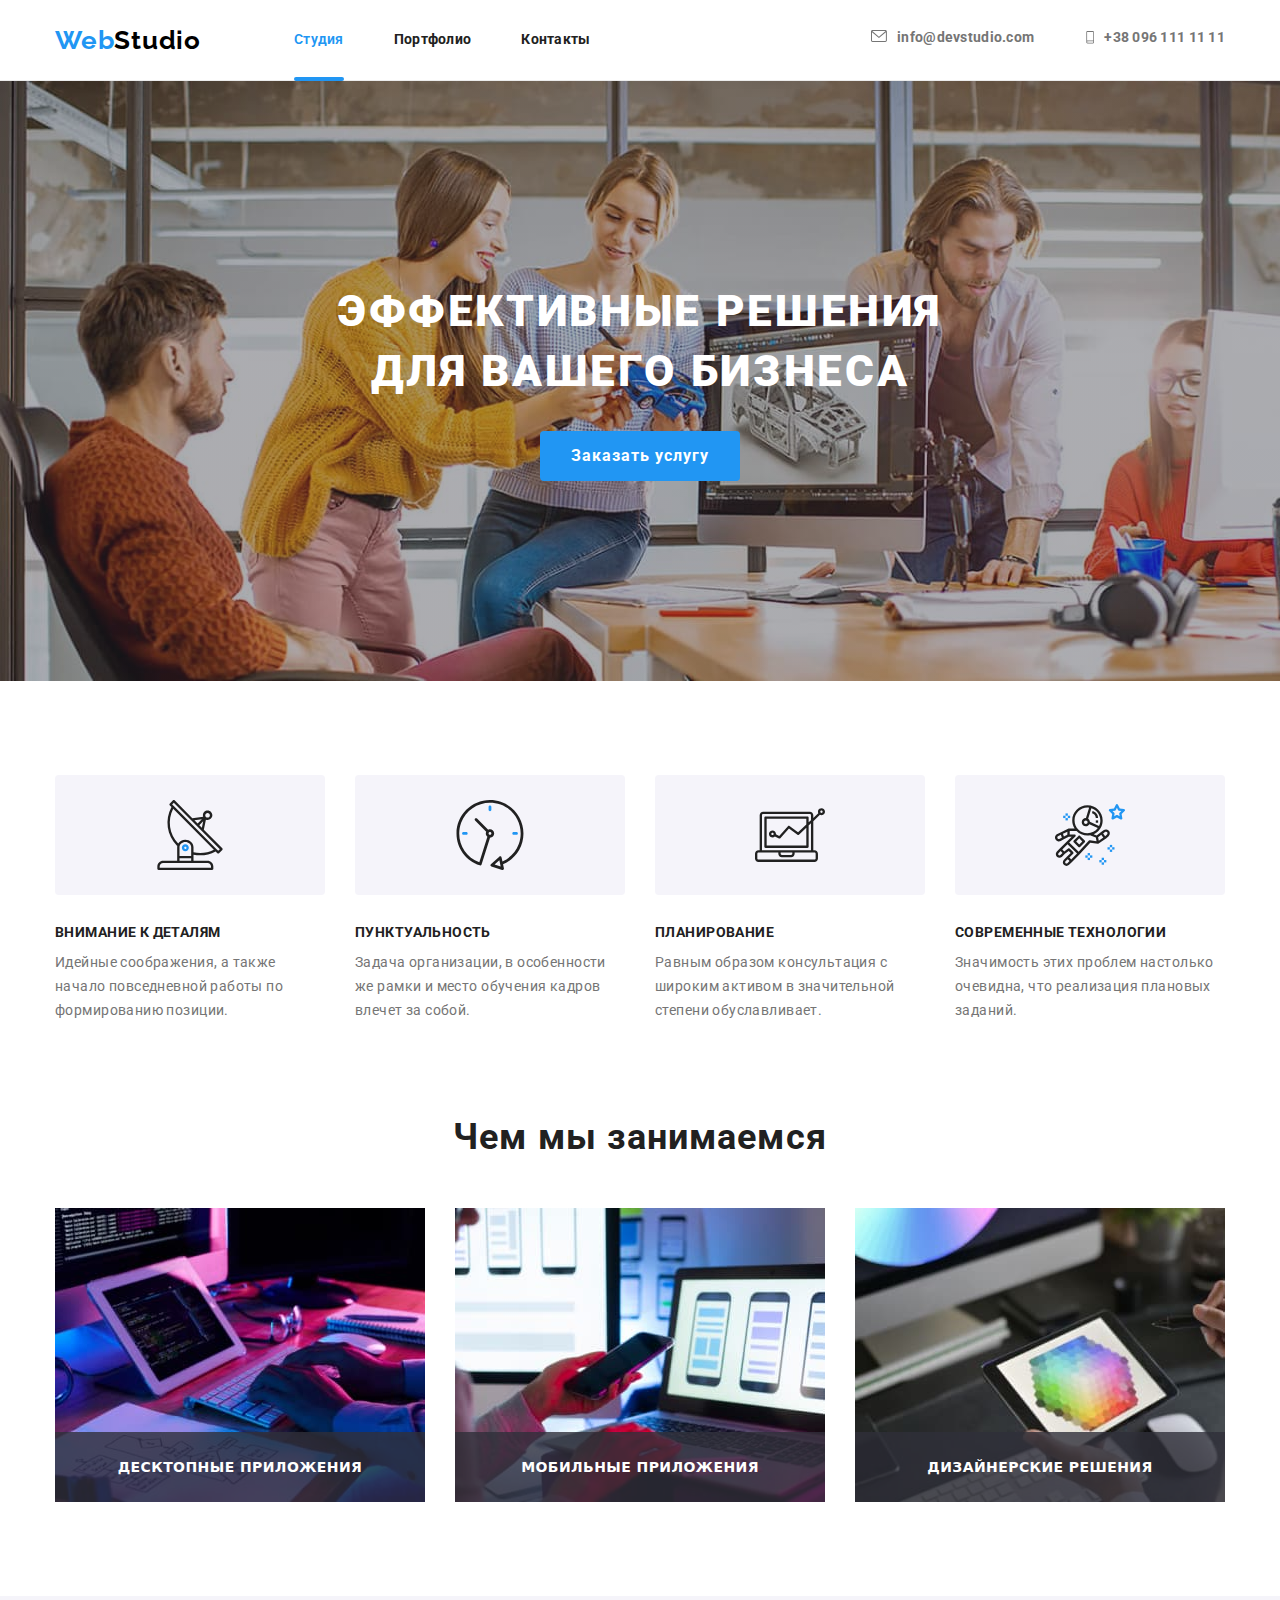
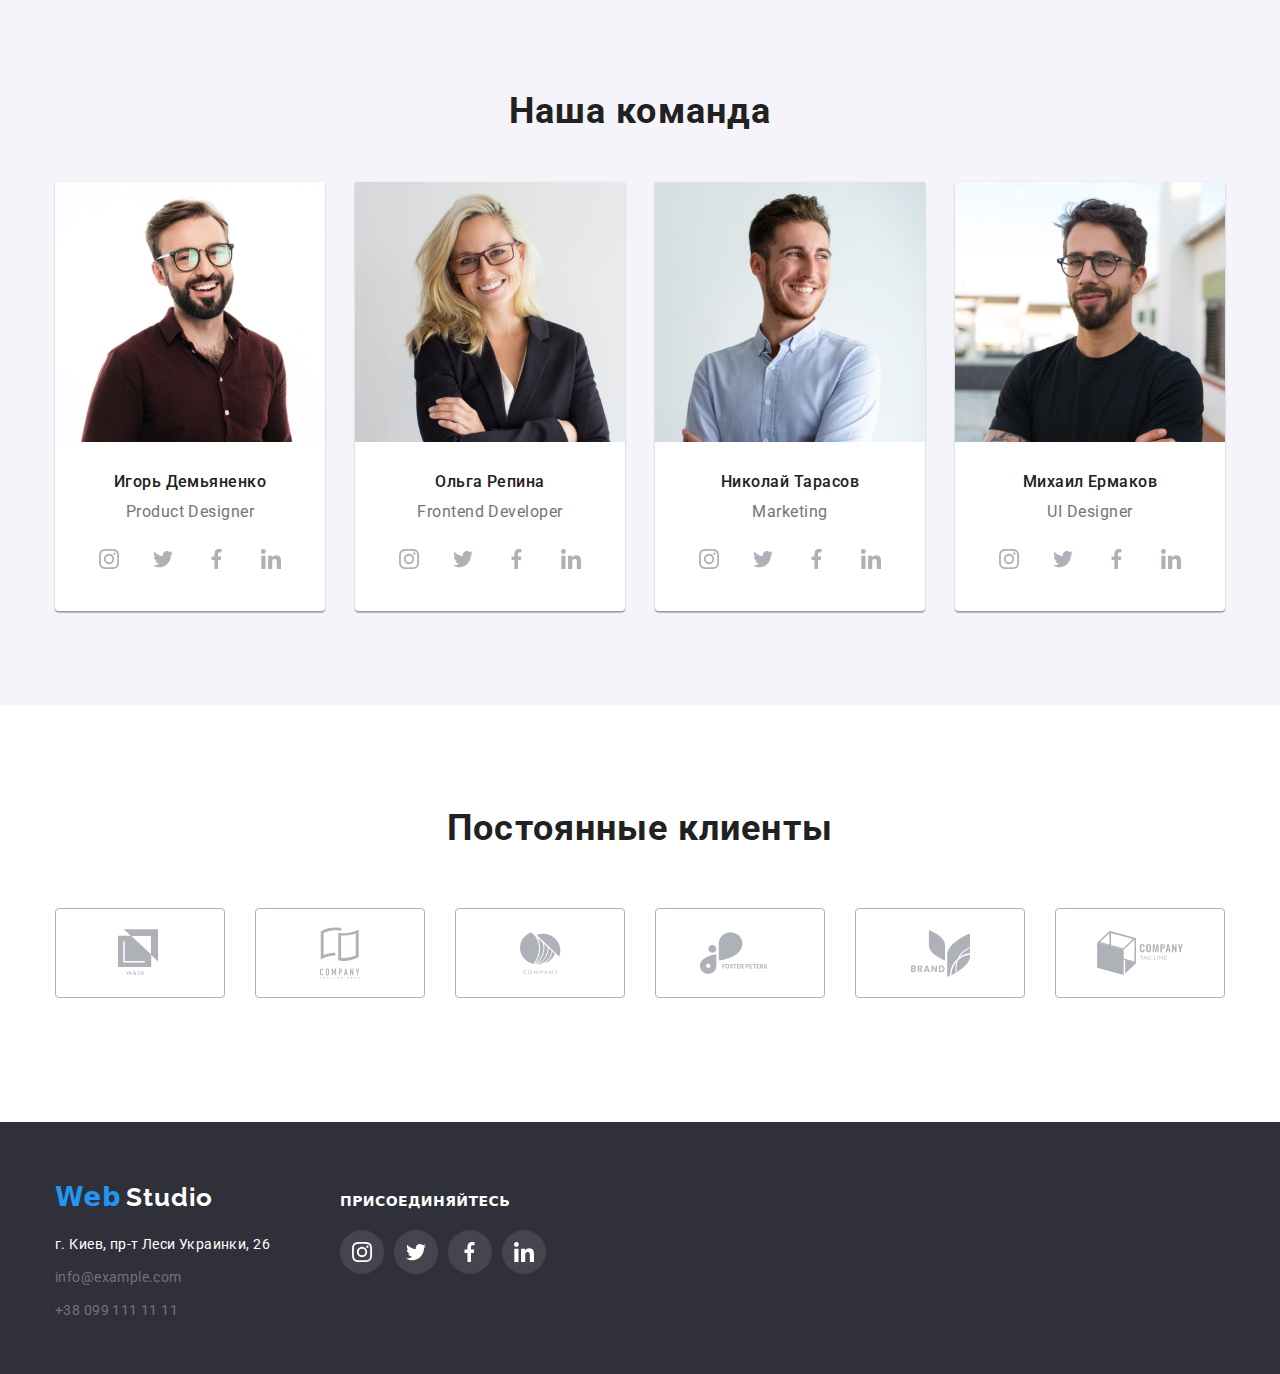
<file: index.html>
<!DOCTYPE html>
<html lang="ru">
<head>
    <meta charset="UTF-8">
    <meta name="vieat="width=device-width, initial-scale=1.0">
    <title>Студия</title>
    <!-- <link rel="stylesheet" href="https://cdnjs.cloudflare.com/ajax/libs/modern-normalize/1.0.0/modern-normalize.css"> -->
    <link rel="stylesheet" href="./css/modern-normalize.css">
    <link href="https://fonts.googleapis.com/css2?family=Raleway:wght@400;700&family=Roboto:wght@400;700&display=swap" rel="stylesheet"> 
    <link rel="stylesheet" href="./css/styles.css">
    
</head>

<div>
     <!--Header-->
<header class="header">
    <nav class="nav-container"> 
        <a class="logo" href="./index.html" aria-label="логотип вебстудии">Web<span class="logo-color">Studio</span></a>

    <ul class="navigation-list">
            <li class="item">
                <a class="navigation-list-link-active" href="./index.html">Студия</a>
            </li>

            <li class="item">
                <a class="navigation-list-link" href="./portfolio.html">Портфолио</a>
            </li>

            <li class="item">
                <a class="navigation-list-link" href="Контакты">Контакты</a>
            </li>
        </ul>
    <address>
        <ul class="address">
            <li class="item">
               
              <a class="address-link-mail" href="mailto:info@devstudio.com"> 
                    <svg class="icon-envel" width="16px" height="12px">
                         <use href="./images/sprite3.svg#envelope"></use>
                    </svg>info@devstudio.com</a>  
            </li>

            <li class="item">
                <a class="address-link-tel" href="tel:380961111111">
                    <svg class="icon-tel" width="10px" height="20px">
                        <use href="./images/sprite3.svg#telephone"></use>
                    </svg>+38 096 111 11 11                
                </a>  
            </li>
        </ul>     

    </address>

    </nav>
</header>

<main>
   
   
   <div class="overlay">
    <section class="hero">
        <div class="hero-container">
            <h1 class="hero-title">
                Эффективные решения <br> для вашего бизнеса
            </h1>
            <button type="button" class="hero-button" data-modal-open>
                Заказать услугу
            </button>
            
                <div class="backdrop is-hidden" data-modal>
                    <div class="modal">
                <button  class="close-btn" type="button" data-modal-close><svg class="close-btn-icon" width="18px" height="18px">
                    <use href="./images/sprite3.svg#close"></use>
                </svg></button>
                    </div>
                </div>
        </div>
    </section>
</div>


    <!--заголовок Advantages-->
    <section class="advantages">
    
        <h2 hidden>Advantages</h2>
             
    <ul class="advantages-container">
        <li class="item">
          <h3 class="advantages-title">Внимание к деталям</h3>
          <p class="advantages-description">Идейные соображения, а также начало повседневной работы по формированию позиции.</p>
        </li>

        <li class="item">
            <h3 class="advantages-title">Пунктуальность</h3>
            <p class="advantages-description">Задача организации, в особенности же рамки и место обучения кадров влечет за собой.</p>
        </li>

        <li class="item">
            <h3 class="advantages-title">Планирование</h3>
            <p class="advantages-description">Равным образом консультация с широким активом в значительной степени обуславливает.</p>
        </li>

        <li class="item">
            <h3 class="advantages-title">Современные технологии</h3>
            <p class="advantages-description">Значимость этих проблем настолько очевидна, что реализация плановых заданий.</p>
        </li>
    </ul>
    </section>

    <!--What-we-do-->
    <section class="do-list">
        <h2 class="what-we-do-list">Чем мы занимаемся</h2>
        <ul class="what-we-do-container">
            <li class="item">
                <div class="do-list-img">
                    <img src="./images/what-we-do/img1.jpg" alt="айпед" width="370">
                    <p class="description">Десктопные приложения</p>
                </div>
                            
                            
            </li>

            <li class="item">
                <div class="do-list-img">
                    <img src="./images/what-we-do/img2.jpg" alt="айфон" width="370">
                    <p class="description">Мобильные приложения</p>
                </div>
            </li>

            <li class="item">
                <div class="do-list-img">
                    <img src="./images/what-we-do/img3.jpg" alt="держит айпед" width="370">
                    <p class="description">Дизайнерские решения</p>
                </div>
            </li>
        </ul>
    </section>

        <!-- Our team-->

<section class="team">
     <div class="team-container">
        <h2 class="team-title">Наша команда</h2>
            <ul class="team-list">
                 <li class="team-element">
                    <img class="team-photo" src="./images/team/id.jpg" alt="Фото Игорь Демьяненко" width="270" height="260"> 
                         <div class="content">
                            <h3 class="team-member">Игорь Демьяненко</h3>
                            <p class="profession">Product Designer</p>
                        </div>
                                <ul class="social-list">
                                    <li class="item">
                                        <a class="link" href="">
                                            <svg class="icon">
                                                <use href="./images/sprite3.svg#instagram-2"></use>
                                            </svg>
                                        </a>
                                    </li>

                                    <li class="item">
                                        <a class="link" href="">
                                            <svg class="icon">
                                                 <use href="./images/sprite3.svg#twitter"></use>
                                            </svg>
                                        </a>
                                    </li>

                                    <li class="item">
                                        <a class="link" href="">
                                            <svg class="icon">
                                                <use href="./images/sprite3.svg#facebook"></use>
                                            </svg>
                                        </a>
                                    </li>

                                    <li class="item">
                                        <a class="link" href="">
                                            <svg class="icon">
                                                <use href="./images/sprite3.svg#linkedin"></use>
                                            </svg>
                                        </a>
                                    </li>
                                </ul>
                        </li>

            
                <li class="team-element">
                    <img class="team-photo" src="./images/team/or.jpg" alt="Фото Ольга Репина" width="270" height="260">
                        <div class="content">
                            <h3 class="team-member">Ольга Репина</h3>
                            <p class="profession">Frontend Developer</p>
                        </div>    
                        <ul class="social-list">
                            <li class="item">
                                <a class="link" href="">
                                    <svg class="icon">
                                        <use href="./images/sprite3.svg#instagram-2"></use>
                                    </svg>
                                </a>
                            </li>

                            <li class="item">
                                <a class="link" href="">
                                    <svg class="icon">
                                        <use href="./images/sprite3.svg#twitter"></use>
                                   </svg>
                                </a>
                            </li>

                            <li class="item">
                                <a class="link" href="">
                                    <svg class="icon">
                                        <use href="./images/sprite3.svg#facebook"></use>
                                    </svg>
                                </a>
                            </li>

                            <li class="item">
                                <a class="link" href="">
                                    <svg class="icon">
                                        <use href="./images/sprite3.svg#linkedin"></use>
                                    </svg>
                                </a>
                            </li>
                        </ul>   
                </li>

                <li class="team-element">
                    <img class="team-photo" src="./images/team/ntar.jpg" alt="Фото Николай Тарасов" width="270" height="260">
                        <div class="content">
                            <h3 class="team-member">Николай Тарасов</h3>
                            <p class="profession">Marketing</p>
                        </div>
                        <ul class="social-list">
                            <li class="item">
                                <a class="link" href="">
                                    <svg class="icon">
                                        <use href="./images/sprite3.svg#instagram-2"></use>
                                    </svg>
                                </a>
                            </li>

                            <li class="item">
                                <a class="link" href="">
                                    <svg class="icon">
                                        <use href="./images/sprite3.svg#twitter"></use>
                                   </svg>
                                </a>
                            </li>

                            <li class="item">
                                <a class="link" href="">
                                    <svg class="icon">
                                        <use href="./images/sprite3.svg#facebook"></use>
                                    </svg>
                                </a>
                            </li>

                            <li class="item">
                                <a class="link" href="">
                                    <svg class="icon">
                                        <use href="./images/sprite3.svg#linkedin"></use>
                                    </svg>
                                </a>
                            </li>
                        </ul>
                </li >

                <li class="team-element">
                    <img class="team-photo" src="./images/team/my.jpg" alt="Фото Михаил Ермаков" width="270" height="260">
                        <div class="content">
                            <h3 class="team-member">Михаил Ермаков</h3>
                            <p class="profession">UI Designer</p>
                        </div>
                        <ul class="social-list">
                            <li class="item">
                                <a class="link" href="">
                                    <svg class="icon">
                                        <use href="./images/sprite3.svg#instagram-2"></use>
                                    </svg>
                                </a>
                            </li>

                            <li class="item">
                                <a class="link" href="">
                                    <svg class="icon">
                                        <use href="./images/sprite3.svg#twitter"></use>
                                   </svg>
                                </a>
                            </li>

                            <li class="item">
                                <a class="link" href="">
                                    <svg class="icon">
                                        <use href="./images/sprite3.svg#facebook"></use>
                                    </svg>
                                </a>
                            </li>

                            <li class="item">
                                <a class="link" href="">
                                    <svg class="icon">
                                        <use href="./images/sprite3.svg#linkedin"></use>
                                    </svg>
                                </a>
                            </li>
                        </ul>
                </li>

            </ul>
    </div>
</section>
        <!--CLIENTS-->
<section class="clients">
    <div class="clients-container">
        <h2 class="clients-title">Постоянные клиенты</h2>
             <ul class="clients-list">

                <li class="item">
                    <a class="link" href="">
                        <svg class="icon" width="44.27px" height="49.23px">
                            <use href="./images/sprite3.svg#logo1">
                            </use>
                        </svg>
                    </a>
                </li>

                <li class="item">
                    <a class="link" href="">
                        <svg class="icon" width="40px" height="52px">
                            <use href="./images/sprite3.svg#logo2">
                            </use>
                        </svg>
                    </a>
                </li>

                <li class="item">
                    <a class="link" href="">
                        <svg class="icon" width="41px" height="42.6px">
                            <use href="./images/sprite3.svg#logo3">
                            </use>
                        </svg>
                    </a> 

                </li>

                <li class="item">
                    <a class="link" href="">
                        <svg class="icon" width="80px" height="43px">
                            <use href="./images/sprite3.svg#logo4">
                            </use>
                        </svg>
                    </a>
                </li>

                <li class="item">
                    <a class="link" href="">
                        <svg class="icon" width="59px" height="47px">
                            <use href="./images/sprite3.svg#logo5">
                            </use>
                        </svg>
                    </a>
                </li>

                <li class="item">
                    <a class="link" href="">
                        <svg class="icon" width="88.5px" height="44.5px">
                            <use href="./images/sprite3.svg#logo6">
                            </use>
                        </svg>
                    </a>
                </li>
        </ul>
    </div>
</section>


    </main>

    <!------------- FOOTER ------------->
   
<footer class="footer">
    <div class="footer-container">
            <div class="footer-container-address">
            <a class="footer-logo" href="./index.html" aria-label="логотип вебстудии" > <span class="footer-logo-blue">Web</span> <span class="footer-logo-color">Studio</span></a>

        <address class="footer-address">
            <ul class="footer-address-item">
                <li>
                    <a class="footer-address-item-link" href="https://goo.gl/maps/kA2Q2odCRpg2NFDA9" target="_blank"> г. Киев, пр-т Леси Украинки, 26</a> 
                </li> 
    
                <li>
                  <a class="footer-address-contact-link" href="mailto:info@example.com">info@example.com</a>  
                </li>
    
                <li>
                    <a class="footer-address-contact-link" href="tel:+380991111111">+38 099 111 11 11</a>
                </li>
            </ul>
            </address>
        </div>

    
        <div class="footer-socials">
            <p class="social-text">Присоединяйтесь</p>
            <ul class="social-list">
                <li class="item">
                    <a class="link" href="">
                        <svg class="icon">
                            <use href="./images/sprite3.svg#instagram-2"></use>
                        </svg>
                    </a>
                </li>

                <li class="item">
                    <a class="link" href="">
                        <svg class="icon">
                            <use href="./images/sprite3.svg#twitter"></use>
                       </svg>
                    </a>
                </li>

                <li class="item">
                    <a class="link" href="">
                        <svg class="icon">
                            <use href="./images/sprite3.svg#facebook"></use>
                        </svg>
                    </a>
                </li>

                <li class="item">
                    <a class="link" href="">
                        <svg class="icon">
                            <use href="./images/sprite3.svg#linkedin"></use>
                        </svg>
                    </a>
                </li>
            </ul>
        </div>
    </div> 
</footer>
<script src="./js/modal.js"></script>
    </body>
</html>
</file>
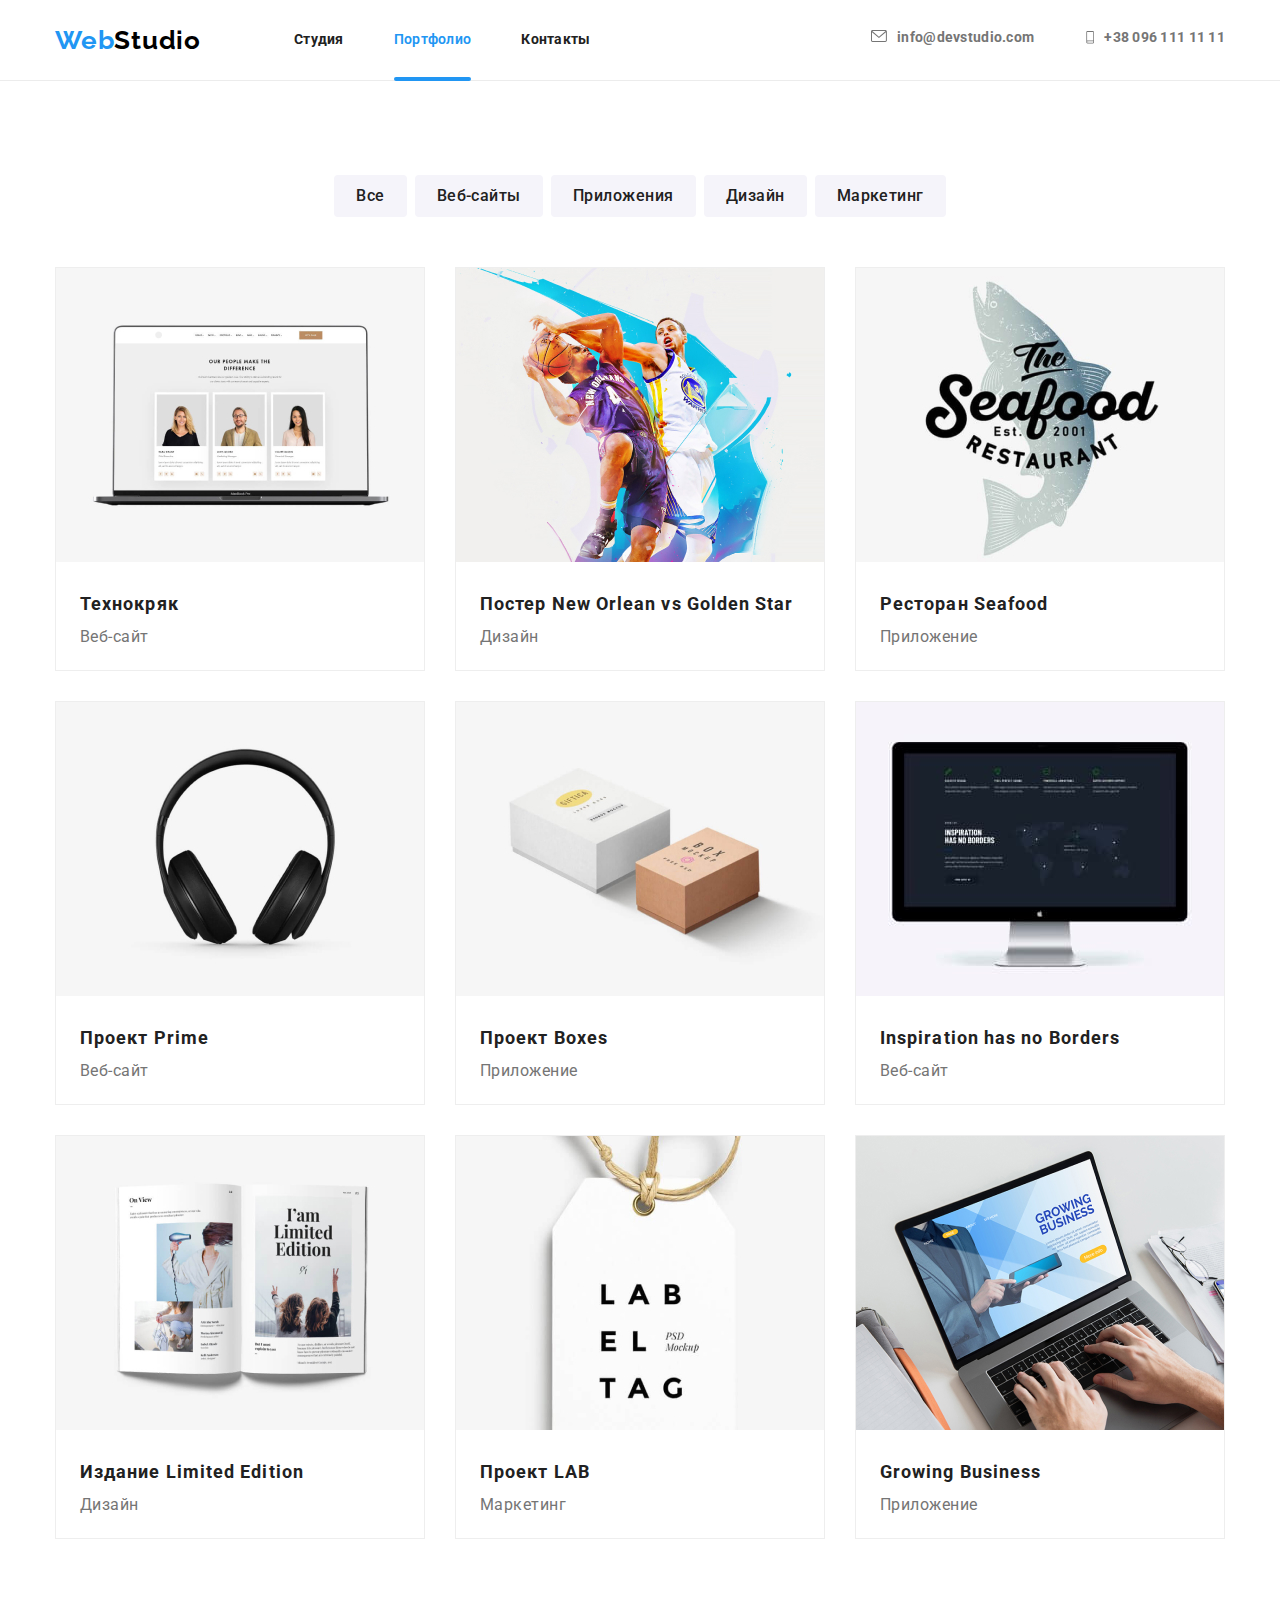
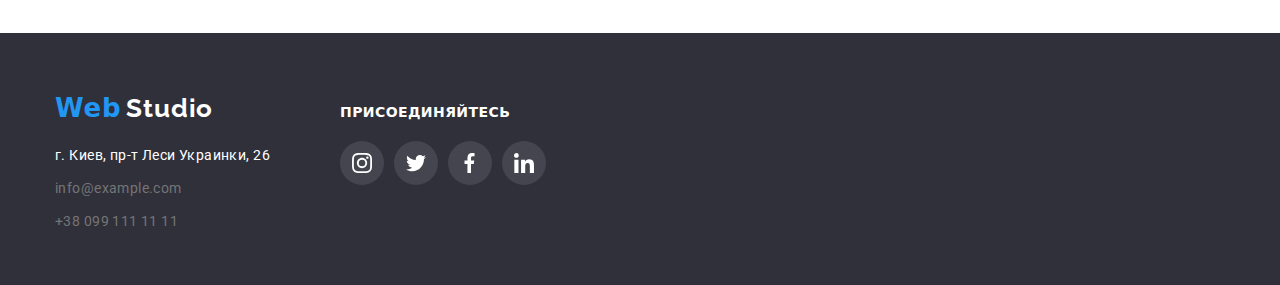
<file: portfolio.html>
<!DOCTYPE html>
<html lang="ru">
<head>
    <meta charset="UTF-8">
    <meta name="viewport" content="width=device-width, initial-scale=1.0">
    <title lang="en">Портфолио</title>
    <link rel="stylesheet" href="https://cdnjs.cloudflare.com/ajax/libs/modern-normalize/1.0.0/modern-normalize.css">
    <link href="https://fonts.googleapis.com/css2?family=Raleway:wght@400;700&family=Roboto:wght@400;700&display=swap" rel="stylesheet"> 
    <link rel="stylesheet" href="./css/styles.css">
    
</head>

<body>
    
    <!--Header-->
    <header class="header">
        <nav class="nav-container"> 
            <a class="logo" href="./index.html" aria-label="логотип вебстудии">Web<span class="logo-color">Studio</span></a>
    
        <ul class="navigation-list">
                <li class="item">
                    <a class="navigation-list-link" href="./index.html">Студия</a>
                </li>
    
                <li class="item">
                    <a  class="navigation-list-link-active" href="./portfolio.html">Портфолио</a>
                </li>
    
                <li class="item">
                    <a class="navigation-list-link" href="Контакты">Контакты</a>
                </li>
            </ul>
        <address>
            <ul class="address">
                <li class="item">
                   
                  <a class="address-link-mail" href="mailto:info@devstudio.com"> 
                        <svg class="icon-envel" width="16px" height="12px">
                             <use href="./images/sprite3.svg#envelope"></use>
                        </svg>info@devstudio.com</a>  
                </li>
    
                <li class="item">
                    <a class="address-link-tel" href="tel:380961111111">
                        <svg class="icon-tel" width="10px" height="20px">
                            <use href="./images/sprite3.svg#telephone"></use>
                        </svg>+38 096 111 11 11                
                    </a>  
                </li>
            </ul>     
                    
        </address>
        
    </nav>
    
</header>

<body>

<main>
<!-- фильтры для проектов -->
 
    <nav class="navigation">
        <div class="container-nav">
            <ul class="portfolio-container"> 
                <li class="item"> <button class="portfolio-btn" type="button">Все</button> </li>
                                
                <li class="item"> <button class="portfolio-btn" type="button">Веб-сайты</button> </li>
                
                <li class="item"> <button class="portfolio-btn" type="button">Приложения</button> </li>

                <li class="item"> <button class="portfolio-btn" type="button">Дизайн</button> </li>

                <li class="item"> <button class="portfolio-btn" type="button">Маркетинг</button> </li>
            </ul>
        </div>
    </nav>

<!--HERO-->

     <!--Наши проекты-->
     <section class="projects">
       <h1 hidden>Our projects</h1>
          <ul class="project-list">
               <li class="item">
                   <a class="project-link" href="">
                   <div class="project-thumb">
                       <img class="pic" src="./images/our-projects/technokryak.jpg" alt="фото команды сотрудников">
                       <div class="project-overlay">
                        <p class="overlay-text">Технокряк это современная площадка распространения коронавируса. Компании используют эту платформу для цифрового шпионажа и атак на защищённые сервера конкурентов.</p>
                       </div>
                    </div>    
                      
                    <div class="article">
                            <h2 class="project-title">Технокряк</h2>
                            <p class="project-description">Веб-сайт</p>
                        </div>
                   </a>
               </li>

            <li class="item">
                <a class="project-link" href="">
                <div class="project-thumb">
                   <img class="pic" src="./images/our-projects/poster-new-orlean.jpg" alt="два баскетболиста с мячом"> 
                   <div class="project-overlay">
                        <p class="overlay-text">Технокряк это современная площадка распространения коронавируса. Компании используют эту платформу для цифрового шпионажа и атак на защищённые сервера конкурентов.</p>
                   </div>
                </div>
                        <div class="article">
                            <h2 class="project-title">Постер <span lang="en">New Orlean vs Golden Star</span></h2>
                            <p class="project-description">Дизайн</p>
                        </div>
                </a>
            </li> 

            <li class="item">
                <a class="project-link" href="">
                <div class="project-thumb">
                   <img class="pic" src="./images/our-projects/sea-food-rest.jpg" alt="Логотип ресторана Sea Food"> 
                   <div class="project-overlay">
                        <p class="overlay-text">Технокряк это современная площадка распространения коронавируса. Компании используют эту платформу для цифрового шпионажа и атак на защищённые сервера конкурентов.</p>
                  </div>
                </div>
                     <div class="article">    
                        <h2 class="project-title">Ресторан <span lang="en">Seafood</span></h2>
                        <p class="project-description">Приложение</p>
                   </div>
                </a>
            </li>

            <li class="item">
                <a class="project-link" href="">
               <div class="project-thumb">
                    <img class="pic" src="./images/our-projects/project-prime.jpg" alt="Наушники">
                    <div class="project-overlay">
                        <p class="overlay-text">Технокряк это современная площадка распространения коронавируса. Компании используют эту платформу для цифрового шпионажа и атак на защищённые сервера конкурентов.</p>
                    </div>
                </div>
                         <div class="article">
                        <h2 class="project-title">Проект <span lang="en">Prime</span></h2>
                        <p class="project-description">Веб-сайт</p>
                    </div>
                </a>
            </li>

            <li class="item">
                <a class="project-link" href="">
                  <div class="project-thumb">
                    <img class="pic" src="./images/our-projects/project-boxes.jpg" alt="Две коробки">
                     <div class="project-overlay">
                         <p class="overlay-text">Технокряк это современная площадка распространения коронавируса. Компании используют эту платформу для цифрового шпионажа и атак на защищённые сервера конкурентов.</p>
                    </div>
                </div>

                    <div class="article">
                        <h2 class="project-title">Проект <span lang="en" >Boxes</span></h2>
                        <p class="project-description">Приложение</p>
                    </div>
               </a>    
            </li>

            <li class="item">
                <a class="project-link" href="">
                  <div class="project-thumb">
                    <img class="pic" src="./images/our-projects/inspiration-no-borders.jpg" alt="Монитор">
                        <div class="project-overlay">
                            <p class="overlay-text">Технокряк это современная площадка распространения коронавируса. Компании используют эту платформу для цифрового шпионажа и атак на защищённые сервера конкурентов.</p>
                        </div>
                  </div> 
                  <div class="article">
                        <h2 class="project-title" span lang="en">Inspiration has no Borders</span></h2>
                        <p class="project-description">Веб-сайт</p>
                  </div>
                </a>
            </li>

            <li class="item">
                <a class="project-link" href="">
                 <div class="project-thumb">
                    <img class="pic" src="./images/our-projects/limited-edition.jpg" alt="Раскрытая книга">
                        <div class="project-overlay">   
                            <p class="overlay-text">Технокряк это современная площадка распространения коронавируса. Компании используют эту платформу для цифрового шпионажа и атак на защищённые сервера конкурентов.</p>
                        </div>
                </div>
                    <div class="article">
                        <h2 class="project-title">Издание <span lang="en">Limited Edition</span></h2>
                        <p class="project-description">Дизайн</p>
                    </div>
                </div>
                </a>
            </li>

            <li class="item">
                <a class="project-link" href="">
                <div class="project-thumb">
                    <img class="pic" src="./images/our-projects/project-lab.jpg" alt="Ярлык с большими буквами">
                        <div class="project-overlay">
                            <p class="overlay-text">Технокряк это современная площадка распространения коронавируса. Компании используют эту платформу для цифрового шпионажа и атак на защищённые сервера конкурентов.</p>
                        </div>
                </div>
                    <div class="article">
                        <h2 class="project-title">Проект <span lang="en" >LAB</span></h2>
                        <p class="project-description">Маркетинг</p>
                    </div>
                </a>
            </li>

            <li class="item">
                <a class="project-link" href="">
                 <div class="project-thumb">
                     <img class="pic" src="./images/our-projects/growing-business.jpg" alt="Человек работает за ноутбуком">
                         <div class="project-overlay">
                             <p class="overlay-text">Технокряк это современная площадка распространения коронавируса. Компании используют эту платформу для цифрового шпионажа и атак на защищённые сервера конкурентов.</p>
                        </div>
                </div>
                    <div class="article">
                        <h2 class="project-title" span lang="en" >Growing Business </span></h2>
                        <p class="project-description">Приложение</p>
                    </div>
                </a>
            </li>
       </ul>
</section>
   
</main>

<!------------- FOOTER ------------->

<footer class="footer">
    <div class="footer-container">
            <div class="footer-container-address">
            <a class="footer-logo" href="./index.html" aria-label="логотип вебстудии" > <span class="footer-logo-blue">Web</span> <span class="footer-logo-color">Studio</span></a>

        <address class="footer-address">
            <ul class="footer-address-item">
                <li>
                    <a class="footer-address-item-link" href="https://goo.gl/maps/kA2Q2odCRpg2NFDA9" target="_blank"> г. Киев, пр-т Леси Украинки, 26</a> 
                </li> 
    
                <li>
                  <a class="footer-address-contact-link" href="mailto:info@example.com">info@example.com</a>  
                </li>
    
                <li>
                    <a class="footer-address-contact-link" href="tel:+380991111111">+38 099 111 11 11</a>
                </li>
            </ul>
            </address>
        </div>

    
        <div class="footer-socials">
            <p class="social-text">Присоединяйтесь</p>
            <ul class="social-list">
                <li class="item">
                    <a class="link" href="">
                        <svg class="icon">
                            <use href="./images/sprite3.svg#instagram-2"></use>
                        </svg>
                    </a>
                </li>

                <li class="item">
                    <a class="link" href="">
                        <svg class="icon">
                            <use href="./images/sprite3.svg#twitter"></use>
                       </svg>
                    </a>
                </li>

                <li class="item">
                    <a class="link" href="">
                        <svg class="icon">
                            <use href="./images/sprite3.svg#facebook"></use>
                        </svg>
                    </a>
                </li>

                <li class="item">
                    <a class="link" href="">
                        <svg class="icon">
                            <use href="./images/sprite3.svg#linkedin"></use>
                        </svg>
                    </a>
                </li>
            </ul>
        </div>
    </div> 
</footer>

    </body>
</html>
</file>
<file: css/styles.css>
/*  - цвет основного текста - #757575;
    - цвет заголовков - #212121;
    - акцент #2196F3; */

:root {
    --primary-text-color: #757575; ; 
    --title-text-color: #212121;
    --accent-color: #2196F3;
    --link-color: #AFB1B8;
    --main-font: Roboto, sans-serif;
    --secondary-font: "Raleway", sans-serif;
    --font-style: normal;
}

*,
::before,
::after {
        margin: 0;
        padding: 0;
        box-sizing: border-box
}

.container {
    width: 1200;
    padding: 0 15px;
    margin: 0 auto;
}

/*============ STUDIA (index)===========*/
/* ============  BODY  ============*/
.body {
    max-width: 1600px;
    margin: auto;
    font-family: var(--main-font);
    font-style: normal;

}

/* Утилиты */
.list {
    margin: 0;
    padding: 0;
    list-style: none;
}
ul,
ol {
    list-style: none;
}

a {
    text-decoration: none;
}

img {
    display: block;
  
}


    
    
/*============  LOGO  ============*/
.logo {
    font-family: var(--secondary-font);
    font-weight: 700;
    font-size: 26px;
    line-height: 1.19;
    letter-spacing: 0.03em;
    color: var(--accent-color);
    text-decoration: none;
   }

.logo-color {
    color: #000000;
}

.logo:hover,
.logo:focus {
    color: var(--accent-color);
}

/* ============  END LOGO  ============*/

/* ============  END BODY  ============*/

/*==========navigation==============*/

.nav-container {
    display: flex;
    align-items: center;
    margin: auto;
    width: 1200px;
    padding: 0 15px;
    
} 


.navigation-list {
    display: flex;
    margin-right: auto;
    margin-left: 93px;
    align-items: center;
    
}

.navigation-list .item {
    position: relative;
}

.navigation-list-link {
    display: block;
    padding-top: 32px;
    padding-bottom: 32px;
    font-family: Roboto, sans-serif;
    font-weight: 700;
    font-size: 14px;
    color: var(--title-text-color);
    line-height: 1.14;
    letter-spacing: 0.02em;
    transition: color 250ms cubic-bezier(0.4, 0, 0.2, 1); 
}

.navigation-list-link-active {
    display: block;
    padding-top: 32px;
    padding-bottom: 32px;
    font-family: Roboto, sans-serif;
    font-weight: 600;
    font-size: 14px;
    color: var(--accent-color);
    line-height: 1.14;
    letter-spacing: 0.02em;
}

.navigation-list-link-active::after { 
    position: absolute;
    content: "";
    width: 100%;
    height: 4px;
    left: 0;
    margin-top: 45px;
    background-color: var(--accent-color);
    border-radius: 2px;
    
}

.navigation-list .item + .item {
    margin-left: 50px;
    text-decoration: none;
    list-style-type: none;
}

.address .item + .item {
    margin-left: 50px;
    text-decoration: none;
    list-style-type: none;
}


.navigation-list-link:hover,
.navigation-list-link:focus, 
.address-link-mail:hover,
.address-link-mail:focus,
.address-link-tel:hover,
.address-link-tel:focus {
    color: var(--accent-color);
    transition: color 250ms cubic-bezier(0.4, 0, 0.2, 1); 
    
}

.address {
    display: flex;
}

.address-link-mail,
.address-link-tel {
    display: flex;
    font-family: var(--main-font);
    font-style: normal;
    font-weight: 700;
    font-size: 14px;
    line-height: 1.14;
    letter-spacing: 0.02em;
    color: var(--primary-text-color);
    }

.address .icon-envel{
    fill: var(--primary-text-color);
    margin-right: 10px;

}

.address .icon-tel {
    fill:var(--primary-text-color);
    margin-right: 10px; 
}

.address-link-mail:hover .icon-envel,
.address-link-tel:hover .icon-tel {
    fill: var(--accent-color);
}


/*============ END NAVIGATION============*/

/*=========== HERO ==================*/

.overlay {
    max-width: 1600px;
    height: 600px;
    margin-left: auto;
    margin-right: auto;
    background-color:#2f303a;
    background-image: 
    linear-gradient(
        to right, 
        rgba(47, 48, 58, 0.4), 
        rgba(47, 48, 58, 0.4)),
    url(../images/header/header.jpg);
     
}


.hero-container {
    display: flex;
    flex-direction: column;
    align-items: center;
}


.hero-title {
    width: 696px;
    height: 120px;
    margin: 200px 452px 30px 452px;
    font-family: var(--main-font);
    font-style: normal;
    font-weight: 900;
    font-size: 44px;
    line-height: 60px;
    text-align: center;
    letter-spacing: 0.06em;
    text-transform: uppercase;
    color: #FFFFFF;
}

.hero-button {
    width: 200px;
    height: 50px;
    color: var(--accent-color);
    margin: 0px 700px 200px 700px;
    border-radius: 4px;
    border: none;
    font-family: var(--main-font);
    font-style: normal;
    font-weight: 700;
    font-size: 16px;
    line-height: 1.88;
    letter-spacing: 0.06em;
    text-align: center;
    color: white;
    background-color: var(--accent-color);
    border: none;
    outline: none;
}
}

.backdrop {
    position: fixed;
    top: 0;
    left: 0;
    width: 100%;
    height: 100%;
    background-color: rgba(0, 0, 0, 0.2);
    opacity: 1;
    transition: opacity 250ms cubic-bezier(0.4, 0, 0.2, 1);
}

.backdrop.is-hidden {
    opacity: 0;
    pointer-events: none;
} 

.backdrop.is-hidden .modal {
    transform: translate(-50%, -50%) scale(0.9);
    transition: all 250ms cubic-bezier(0.4, 0, 0.2, 1);
}

.modal {
    position: absolute;
    width: 528px;
    height: 581px;
    top: 50%;
    left: 50%;
    background: #FFFFFF;
    box-shadow: 0px 1px 3px rgba(0, 0, 0, 0.12), 0px 1px 1px rgba(0, 0, 0, 0.14), 0px 2px 1px rgba(0, 0, 0, 0.2);
    border-radius: 4px;
    transform: translate(-50%, -50%) scale(1);
    transition: all 250ms cubic-bezier(0.4, 0, 0.2, 1);

}

  .close-btn {
    display: flex;
    position: absolute;
    top: 8px;
    right: 8px;
    width: 30px;
    height: 30px;
    align-items: center;
    justify-content: center;
    background-color: #FFFFFF;
    cursor: pointer;
    border-radius: 50%;
    border: 1px solid rgba(0, 0, 0, 0.1);
    outline: none;
 }
  .close-btn-icon {
    width: 18px;
    height: 18px;
  }

  .close-btn-icon:hover {
      fill: var(--accent-color)
  }

/*================ END HERO ===========*/

/*=========== ADVANTAGES ===========*/

.advantages {
    width: 1200px;
    padding-top: 94px;
    padding-bottom: 94px;
    margin: 0 auto; 
    
}

.advantages-container {
    display: flex;
    width: 1200px;
    padding-right: 15px;
    padding-left: 15px;
    margin-left: auto;
    margin-right: auto;
    align-items: center;
    justify-content: space-between;
}

.advantages-container .item {
    width: 270px;
    
 }

.advantages-container .item::before {
    display: block;
    content: "";
    height: 120px;
    background: #F5F4FA;
    border-radius: 4px;
    background-repeat: no-repeat;
    margin-bottom: 30px;
    background-position: center;
 }



 .item:nth-child(1)::before {
    background-image: url(../images/advantages/antena.svg);
}

.item:nth-child(2)::before {
    background-image: url(../images/advantages/clock.svg);
}
.item:nth-child(3)::before {
    background-image: url(../images/advantages/vector.svg);

}
.item:nth-child(4):before {
    background-image: url(../images/advantages/astronaut.svg);
}

.advantages-container .item + .item {
   width: 270px; 
   margin-left: 30px;
}

.advantages-title {
    font-family: var(--main-font);
    font-style: normal;
    font-weight: 700;
    font-size: 14px;
    line-height: 1.14;
    letter-spacing: 0.03em;
    text-transform: uppercase;
    margin-bottom: 10px;
    color: var(--title-text-color);
}

.advantages-description {
    font-family: var(--main-font);
    font-style: normal;
    font-weight: 400;
    font-size: 14px;
    line-height: 1.71;
    letter-spacing: 0.03em;
    color: var(--primary-text-color);
}
/*=============== END ADVANTAGES ===========*/

/*===== WHAT WE DO========*/

.do-list {
    margin: 0 auto;
    }
.what-we-do-container {
    display: flex;
    width: 1200px;
    padding-left: 15px;
    padding-right: 15px;
    margin-left: auto;
    margin-right: auto;
    margin-bottom: 94px;
}

.what-we-do-container .item {
    display: flex;
    justify-content: center;
}

.do-list-img {
    position: relative;
}


/* ===========ДЕСКТОПНЫЕ ПРИЛОЖЕНИЯ====== */

.do-list .description {
    display: flex;
    position: absolute;
    align-items: center;
    width: 100%;
    height: 70px;
    bottom: 0;
    left: 0;
    font-style: normal;
    font-weight: 700;
    font-size: 14px;
    line-height: 1.143;
    text-align: center;
    align-items: center;
    justify-content: center;
    letter-spacing: 0.03em;
    text-transform: uppercase;
    color:#fff;
    background: rgba(47, 48, 58, 0.8);
   

}


.what-we-do-container .item + .item {
    margin-left: 30px;
}

.what-we-do-list {
    font-family: var(--main-font);
    font-style: normal;
    font-weight: 700;
    font-size: 36px;
    line-height: 1.16;
    text-align: center;
    letter-spacing: 0.03em;
    margin-bottom: 50px;
    color: var(--title-text-color);
 }
 /*=====  END WHAT WE DO========*/

/*========= OUR TEAM ========*/

    
    .team {
    max-width: 1600px;
    margin: 0 auto;
    background-color: #F5F4FA;
    padding-top: 94px;
    align-items: center;
}

.team-container {
    display: flex; 
    flex-direction: column;
    width: 1200px;
    padding-left: 15px;
    padding-right: 15px;
    padding-bottom: 94px;
    align-items: center;
    justify-content: center;
    margin-left: auto;
    margin-right: auto;
      
}

.team-title {
    font-family: var(--main-font);
    font-style: normal;
    font-weight: 700;
    font-size: 36px;
    line-height: 1.167;
    text-align: center;
    letter-spacing: 0.03em;
    margin-bottom: 50px;
    
    color: var(--title-text-color);
}

.team-list {
   display: flex; 
   align-items: center;
}

.team-element {
    text-align: center;
    background-color: #ffffff;
    box-shadow: 0px 1px 3px rgba(0, 0, 0, 0.12), 0px 1px 1px rgba(0, 0, 0, 0.14), 0px 2px 1px rgba(0, 0, 0, 0.2);
    border-radius: 0px 0px 4px 4px;
}
.team-container .team-element + .team-element {
    margin-left: 30px;
}

.team-photo {
    display: block;
}

.content {
    padding-top: 30px;
    border-radius: 0px 0px 4px 4px;
    
}
.team-member {
    font-family: var(--main-font);
    font-style: normal;
    font-weight: 500;
    font-size: 16px;
    line-height: 1.19;
    text-align: center;
    letter-spacing: 0.03em;

    color: var(--title-text-color);

    margin-bottom: 10px;
}

.profession {
    display: block;
    margin-bottom: 16px;
    font-family: var(--main-font);
    font-style: 400;
    font-weight: normal;
    font-size: 16px;
    line-height: 1.19;
    text-align: center;
    letter-spacing: 0.03em;

    color: var(--primary-text-color);
}
/* Social links */

.social-list {
    display: flex;
    justify-content: center;
    margin-bottom: 30px;
    
}
.social-list .link {
    display: flex;
    width: 44px;
    height: 44px; 
    border-radius: 50%;
    background-color: #FFFFFF;
    justify-content: center;
    align-items: center;
}
.social-list .item + .item {
    margin-left: 10px;
}

.social-list .icon {
    width: 20px;
    height: 20px;
    fill: var(--link-color);
    cursor: pointer;
   
}
.social-list .link:hover {
    background-color: var(--accent-color);
    
}
.social-list .link:hover .icon{
    fill: #FFFFFF;
}


/*======== END OUR TEAM=======*/


/* ========== CLIENTS============= */

.clients {
    max-width: 1600px;
    margin: 0 auto;
    align-items: center;
    
}

.clients-container {
    display: flex; 
    flex-direction: column;
    width: 1200px;
    padding-left: 15px;
    padding-right: 15px;
    margin-top: 94px;
    padding-bottom: 124px;
    align-items: center;
    justify-content: center;
    margin-left: auto;
    margin-right: auto;
          
}

.clients-title {
    font-family: var(--main-font);
    font-style: normal;
    font-weight: 700;
    font-size: 36px;
    line-height: 1.66;
    text-align: center;
    letter-spacing: 0.03em;
    color: var(--title-text-color);
    margin-bottom: 50px;
      
}
 
.clients-list {
    display: flex;
    flex-direction: row;
    justify-content: space-between;
}

.clients-list .item {
    fill: var(--link-color);   
}

.clients-list .item +.item {
    margin-left: 30px;
}
.clients-list .link {
    display: flex;
    width: 170px;
    height: 90px;
    border: 1px solid var(--link-color);
    box-sizing: border-box;
    align-items: center;
    justify-content: center;
    border-radius: 4px;
    fill: var(--link-color);
}

.clients-list .link:hover {
    border: 1px solid var(--accent-color);
    fill: var(--accent-color);
}

/* ========== END CLIENTS========= */


/*=========== PORTFOLIO====== */
 

 /*============ filters for projects========*/
.header {
    display: flex;
    border-bottom: 1px solid #ECECEC;;
}


 .navigation {
    max-width: 1600px;
    margin: 0 auto;
    padding-left: 200px;
    padding-right: 200px;
    }



 .container-nav {
     display: flex;
     width: 100%;
     padding-right: 15px;
     padding-left: 15px;
     padding-top: 94px;
     padding-bottom: 50px;
     justify-content: center;
     align-items: center;
 }
 .portfolio-container {
    display: flex;
    width: 1200px;
    justify-content: center;
 }


.portfolio-btn {
    display: inline-block;
    padding: 6px 22px;
    border-radius: 4px;
    font-family: var(--main-font);
    font-style: normal;
    font-weight: 500;
    font-size: 16px;
    line-height: 1.88;
    letter-spacing: 0.03em;
    text-align: center;
    color: var(--title-text-color);
    background-color:  #F5F4FA;
    outline: none;
    border: none;
    
        
}

.portfolio-btn:hover,
.portfolio-btn:focus {
    background-color: var(--accent-color);
    color: white;
    cursor: pointer;
}  

.portfolio-container .item + .item { 
    margin-left: 8px;
}

    /* ============  OUR PROJECTS  ============*/


.projects {
    max-width: 1600px;
    margin: 0 auto;
    } 


.project-title {
    display: block;
    margin-top: 4px;
    margin-bottom: 0px; 
    font-family: var(--main-font);
    font-style: normal;
    font-weight: 700;
    font-size: 18px;
    line-height: 2;
    letter-spacing: 0.06em;
    color: var(--title-text-color);
}
.project-list {
    display: flex;
    flex-wrap: wrap;
    width: 1200px;
    padding-right: 15px;
    padding-left: 15px;
    margin-right: auto;
    margin-left: auto;
    padding-bottom: 94px;
    justify-content: center;
 }

 .project-thumb {
     position: relative;
     overflow: hidden;
 }

.project-overlay {
    position: absolute;
    top: 0;
    left: 0;
    width: 368px;
    height: 294px;
    padding: 63px 24px 63px 24px;
    opacity: 0;
    visibility: hidden;
    pointer-events: none;
    transform: translateY(100%);
    transition: all 250ms cubic-bezier(0.4, 0, 0.2, 1);
    background-color: rgba(33, 150, 243, 0.9);  
}

.overlay-text {
    position: absolute;
    width: 322px;
    height: 168px;
    opacity: 0;
    font-weight: 400;
    font-size: 18px;
    line-height: 1.56;
    letter-spacing: 0.03em;
    color: #FFFFFF;
    opacity: 0;
    visibility: hidden;
    pointer-events: none;
    
} 
.item:hover .project-overlay,
.item:focus .project-overlay,
.item:hover .overlay-text,
.item:focus .overlay-text {
    opacity: 1;
    visibility: visible;
    pointer-events: auto;
    transform: translate(0);
}

 .pic {
    display: block;
    }
.project-list .item {
    position: relative;
    width: 370px;
    height: 404px;
    margin-right: 30px;
    margin-bottom: 30px;
    background: #FFFFFF;
    border: 1px solid #EEEEEE;
    box-sizing: border-box;
    outline: none;
}

.project-list .item:hover,
.project-list .item:focus {
    box-shadow: 0px 1px 1px rgba(0, 0, 0, 0.12), 0px 4px 4px rgba(0, 0, 0, 0.06), 1px 4px 6px rgba(0, 0, 0, 0.16);
    cursor: pointer; 
    outline: none;
    border: none;
}

.project-list .item:nth-child(3n) {
    margin-right: 0px;    
}

.project-list .item:nth-last-child(-n + 3) {
    margin-bottom: 0px;
}
.project-list .item .article {
    display: block;
    width: 370px;
    height: 115px;
    padding: 20px 24px;
   
}
    

.project-description { 
    display: block;
    font-family: var(--main-font);
    font-style: normal;
    font-weight: 400;
    font-size: 16px;
    line-height: 1.87;
    margin-bottom: 0px;
    margin-top: 0px;
    letter-spacing: 0.03em;
    color: var(--primary-text-color);

}
/* ============  END OUR PROJECTS  ============*/ 


/* ============  FOOTER  ============*/


.footer {
    max-width: 1600px;
    height: 252px;
    margin: 0 auto;
    background-color: #2F303A;
    }
 
.footer-container {
    display: flex;
    flex-direction: row;
    width: 1200px;
    margin: 0 auto;
    padding-left: 15px;
    padding-right: 15px;
    align-items: flex-start;
         
}
.footer-logo {
    display: block;
    margin-bottom: 20px;
    padding-top: 60px;
   
}

.footer-logo-color {
    font-family: var(--secondary-font);
    font-weight: 700;
    font-size: 26px;
    line-height: 1.19;
    letter-spacing: 0.03em;
    color: #FFFFFF ;
    text-decoration: none;
}

.footer-logo-blue {
    font-style: normal;
    font-weight: 700;
    font-size: 26px;
    line-height: 1.19;
    letter-spacing: 0.03em;
    color: var(--accent-color);
}

.footer-address-item  li {
    display: block;
    margin-bottom: 9px;
}
.footer-address-item-link {
    font-family: var(--main-font);
    font-style: normal;
    font-weight: 400;
    font-size: 14px;
    line-height: 1.71;
    letter-spacing: 0.03em;
    color: #FFFFFF;
}

.footer-address-contact-link {
    font-family: var(--main-font);
    font-style: normal;
    font-weight: 400;
    font-size: 14px;
    line-height: 1.71;
    letter-spacing: 0.03em;

    color: var(--primary-text-color)
}
    
.footer-address-item-link:hover,
.footer-address-item-link:focus,
.footer-address-contact-link:hover,
.footer-address-contact-link:focus {
    color: var(--accent-color)
}
.footer-socials {
    display: flex;
    flex-direction: column;
    padding-top: 72px;
    margin-left: 70px;

}
.social-text {
    display: block;
    font-weight: bold;
    font-size: 14px;
    line-height: 1.14;
    letter-spacing: 0.03em;
    text-transform: uppercase;
    margin-bottom: 20px;
    color: #FFFFFF;
}
.footer-socials .social-list .link {
    display: flex;
    width: 44px;
    height: 44px; 
    border-radius: 50%;
    background-color:rgba(255, 255, 255, 0.1); 
    justify-content: center;
    align-items: center;
}

.footer-socials .social-list .link:hover {
    background-color: var(--accent-color);
    
}
.footer-socials .social-list .icon {
    width: 20px;
    height: 20px;
    fill: #FFFFFF;
    cursor: pointer;
   
}
    /* ============  END FOOTER  ============*/
</file>
